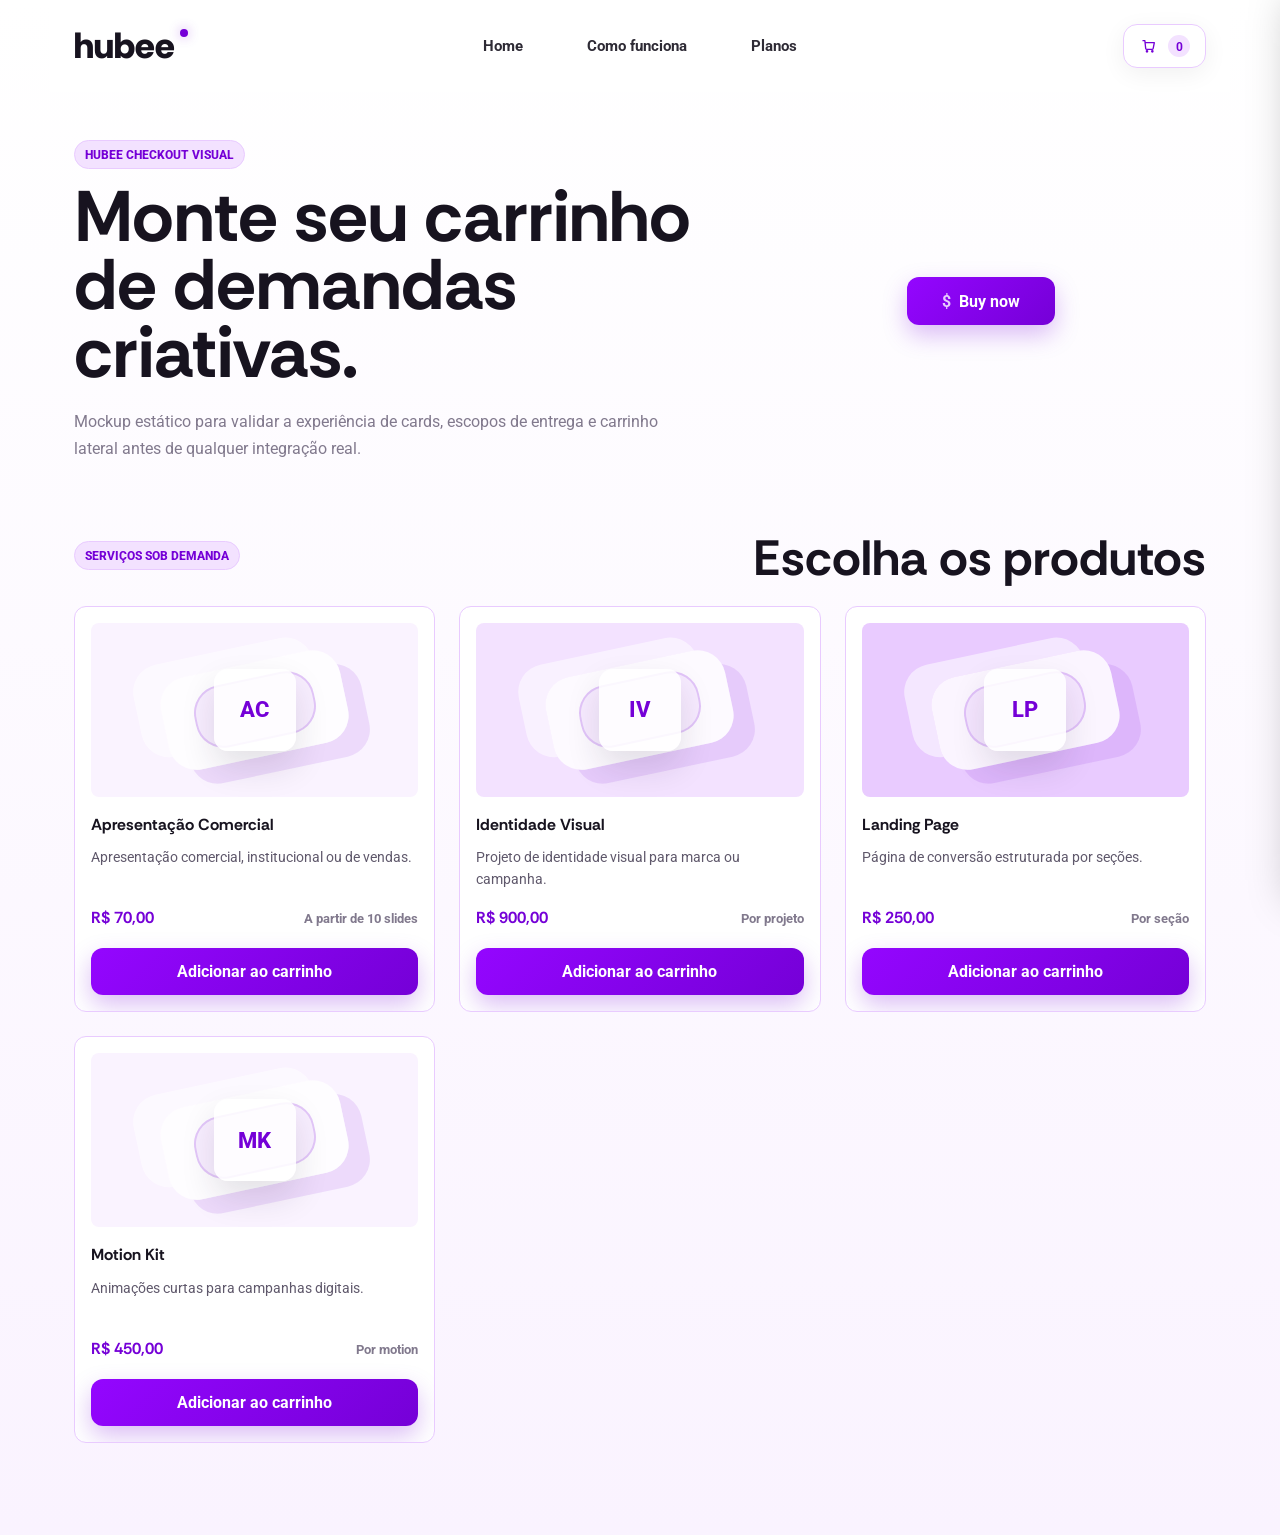
<file: index.html>
<!doctype html>
<html lang="pt-BR">
  <head>
    <meta charset="UTF-8" />
    <meta name="viewport" content="width=device-width, initial-scale=1.0" />
    <title>Hubee | Carrinho lateral MVP</title>
    <link rel="preconnect" href="https://fonts.googleapis.com" />
    <link rel="preconnect" href="https://fonts.gstatic.com" crossorigin />
    <link
      href="https://fonts.googleapis.com/css2?family=Rethink+Sans:wght@600;700;800&family=Roboto:wght@400;500;700&display=swap"
      rel="stylesheet"
    />
    <link rel="stylesheet" href="style.css" />
  </head>
  <body>
    <div class="page-shell" id="pageShell">
      <header class="site-header">
        <a class="brand" href="#" aria-label="Hubee">
          <span>hubee</span>
          <i></i>
        </a>

        <nav class="nav-links" aria-label="Navegação principal">
          <a href="#produtos">Home</a>
          <a href="#produtos">Como funciona</a>
          <a href="#produtos">Planos</a>
        </nav>

        <button class="cart-pill" id="openCartButton" type="button" aria-label="Abrir carrinho">
          <span class="cart-pill__icon" aria-hidden="true">
            <svg viewBox="0 0 24 24" focusable="false">
              <path d="M7 7h13l-1.7 8.5a2 2 0 0 1-2 1.5H9a2 2 0 0 1-2-1.6L5.8 4H3" />
              <circle cx="9" cy="20" r="1" />
              <circle cx="17" cy="20" r="1" />
            </svg>
          </span>
          <span id="cartButtonCount">0</span>
        </button>
      </header>

      <main>
        <section class="hero-section" aria-labelledby="heroTitle">
          <div class="hero-copy">
            <p class="eyebrow">Hubee checkout visual</p>
            <h1 id="heroTitle">Monte seu carrinho de demandas criativas.</h1>
            <p>
              Mockup estático para validar a experiência de cards, escopos de entrega
              e carrinho lateral antes de qualquer integração real.
            </p>
          </div>

          <div class="hero-actions" aria-label="Ações principais">
            <a class="primary-cta" href="#produtos">
              <span aria-hidden="true">$</span>
              Buy now
            </a>
          </div>
        </section>

        <section class="products-section" id="produtos" aria-labelledby="productsTitle">
          <div class="section-heading">
            <p class="eyebrow">Serviços sob demanda</p>
            <h2 id="productsTitle">Escolha os produtos</h2>
          </div>

          <div class="products-grid" id="productsGrid"></div>
        </section>
      </main>
    </div>

    <div class="page-overlay" id="pageOverlay" hidden></div>

    <aside class="cart-drawer" id="cartDrawer" aria-label="Carrinho de compras" aria-hidden="true">
      <div class="drawer-header">
        <div>
          <h2>Seu carrinho</h2>
          <p id="drawerItemCount">0 produtos no carrinho</p>
        </div>
        <button class="icon-button close-button" id="closeCartButton" type="button" aria-label="Fechar carrinho">
          <svg viewBox="0 0 24 24" focusable="false" aria-hidden="true">
            <path d="m6 6 12 12M18 6 6 18" />
          </svg>
        </button>
      </div>

      <div class="drawer-content" id="cartContent"></div>
    </aside>

    <div class="toast" id="toast" role="status" aria-live="polite"></div>

    <script src="script.js"></script>
  </body>
</html>
</file>
<file: style.css>
:root {
  color-scheme: light;
  --hubee-purple-50: #FAF3FF;
  --hubee-purple-100: #F3E2FF;
  --hubee-purple-200: #E9CBFF;
  --hubee-purple-300: #D8A2FF;
  --hubee-purple-400: #BF67FF;
  --hubee-purple-500: #A82DFF;
  --hubee-purple-600: #9406FF;
  --hubee-purple-700: #8000F8;
  --hubee-purple-800: #7500D7;
  --hubee-purple-900: #5A02A1;
  --hubee-purple-950: #3E007B;
  --hubee-primary: var(--hubee-purple-800);
  --hubee-primary-hover: var(--hubee-purple-900);
  --hubee-primary-soft: var(--hubee-purple-50);
  --hubee-primary-soft-2: var(--hubee-purple-100);
  --hubee-primary-border: var(--hubee-purple-200);
  --hubee-primary-accent: var(--hubee-purple-600);
  --hubee-primary-accent-2: var(--hubee-purple-700);
  --hubee-title-font: "Rethink Sans", sans-serif;
  --hubee-body-font: "Roboto", sans-serif;
  --bg: #faf3ff;
  --surface: #ffffff;
  --surface-soft: var(--hubee-primary-soft);
  --text: #17131f;
  --muted: #81798d;
  --muted-strong: #5f586b;
  --line: var(--hubee-primary-border);
  --purple: var(--hubee-primary);
  --purple-dark: var(--hubee-primary-hover);
  --danger: #e23;
  --shadow: -12px 0 40px rgba(0, 0, 0, 0.25);
  --button-shadow: 0 10px 24px rgba(117, 0, 215, 0.26);
  --radius: 12px;
  --radius-sm: 8px;
  --font: var(--hubee-body-font);
}

* {
  box-sizing: border-box;
}

html {
  scroll-behavior: smooth;
}

body {
  min-width: 320px;
  margin: 0;
  background: linear-gradient(180deg, #ffffff 0%, var(--hubee-primary-soft) 100%);
  color: var(--text);
  font-family: var(--font);
}

button,
input {
  font: inherit;
}

button,
a {
  -webkit-tap-highlight-color: transparent;
}

a {
  color: inherit;
  text-decoration: none;
}

h1,
h2,
h3 {
  font-family: var(--hubee-title-font);
}

a:focus-visible,
button:focus-visible {
  outline: 3px solid rgba(148, 6, 255, 0.34);
  outline-offset: 3px;
}

.page-shell {
  min-height: 100vh;
  transition: filter 180ms ease, transform 180ms ease;
}

.page-shell.is-muted {
  filter: blur(3px);
}

.site-header {
  position: sticky;
  top: 0;
  z-index: 10;
  display: grid;
  grid-template-columns: 1fr auto 1fr;
  align-items: center;
  gap: 24px;
  max-width: 1180px;
  margin: 0 auto;
  padding: 24px;
  background: rgba(255, 255, 255, 0.88);
  backdrop-filter: blur(12px);
}

.brand {
  display: inline-flex;
  align-items: flex-start;
  justify-self: start;
  color: var(--text);
  font-family: var(--hubee-title-font);
  font-size: clamp(1.9rem, 4vw, 2.28rem);
  font-weight: 800;
  letter-spacing: 0;
  line-height: 1;
}

.brand span {
  display: inline-block;
}

.brand i {
  width: 8px;
  height: 8px;
  margin: 1px 0 0 5px;
  border-radius: 999px;
  background: var(--purple);
  box-shadow: 0 0 12px rgba(117, 0, 215, 0.42);
}

.nav-links {
  display: flex;
  justify-content: center;
  gap: clamp(24px, 5vw, 64px);
  color: var(--text);
  font-size: 0.94rem;
  font-weight: 700;
}

.nav-links a {
  opacity: 0.9;
  transition: color 0.15s ease, opacity 0.15s ease;
}

.nav-links a:hover,
.nav-links a:focus-visible {
  color: var(--hubee-primary);
  opacity: 1;
}

.cart-pill {
  justify-self: end;
  display: inline-flex;
  align-items: center;
  gap: 9px;
  min-height: 44px;
  padding: 0 15px;
  border: 1px solid var(--line);
  border-radius: 14px;
  background: var(--surface);
  color: var(--purple);
  cursor: pointer;
  font-weight: 700;
  box-shadow: 0 6px 24px rgba(0, 0, 0, 0.06);
  transition: border-color 0.15s ease, background 0.15s ease, color 0.15s ease;
}

.cart-pill:hover {
  border-color: var(--hubee-primary-border);
  background: var(--hubee-primary-soft);
  color: var(--hubee-primary-hover);
}

.cart-pill__icon {
  display: grid;
  width: 20px;
  height: 20px;
  place-items: center;
}

#cartButtonCount {
  display: inline-grid;
  min-width: 22px;
  height: 22px;
  place-items: center;
  border-radius: 999px;
  background: var(--hubee-primary-soft-2);
  color: var(--hubee-primary);
  font-family: var(--hubee-body-font);
  font-size: 0.78rem;
  font-weight: 700;
}

svg {
  display: block;
  width: 1em;
  height: 1em;
  fill: none;
  stroke: currentColor;
  stroke-linecap: round;
  stroke-linejoin: round;
  stroke-width: 2;
}

.hero-section {
  display: grid;
  grid-template-columns: minmax(0, 650px) minmax(180px, 1fr);
  align-items: center;
  gap: 32px;
  max-width: 1180px;
  min-height: 330px;
  margin: 0 auto;
  padding: 48px 24px 72px;
}

.hero-copy {
  max-width: 680px;
}

.eyebrow {
  display: inline-flex;
  align-items: center;
  margin: 0 0 14px;
  padding: 6px 10px;
  border: 1px solid var(--hubee-primary-border);
  border-radius: 999px;
  background: var(--hubee-primary-soft-2);
  color: var(--purple);
  font-family: var(--hubee-body-font);
  font-size: 0.78rem;
  font-weight: 800;
  letter-spacing: 0;
  text-transform: uppercase;
}

.hero-copy h1 {
  max-width: 760px;
  margin: 0;
  color: var(--text);
  font-family: var(--hubee-title-font);
  font-size: clamp(2.35rem, 5.6vw, 4.8rem);
  font-weight: 700;
  letter-spacing: 0;
  line-height: 0.95;
}

.hero-copy p:last-child {
  max-width: 590px;
  margin: 22px 0 0;
  color: var(--muted);
  font-family: var(--hubee-body-font);
  font-size: 1rem;
  line-height: 1.65;
}

.hero-actions {
  display: flex;
  justify-content: center;
}

.primary-cta,
.add-button,
.checkout-button {
  display: inline-flex;
  align-items: center;
  justify-content: center;
  gap: 8px;
  border: 0;
  border-radius: var(--radius);
  background: linear-gradient(135deg, var(--hubee-primary-accent) 0%, var(--hubee-primary) 100%);
  color: #ffffff;
  cursor: pointer;
  font-weight: 700;
  letter-spacing: 0;
  text-transform: none;
  box-shadow: var(--button-shadow);
  transition: background 0.15s ease, opacity 0.15s ease, transform 0.15s ease, box-shadow 0.15s ease;
}

.primary-cta:hover,
.add-button:hover,
.checkout-button:hover {
  background: linear-gradient(135deg, var(--hubee-primary-accent-2) 0%, var(--hubee-primary-hover) 100%);
  box-shadow: 0 12px 26px rgba(90, 2, 161, 0.28);
}

.primary-cta {
  min-width: 148px;
  min-height: 48px;
  padding: 0 18px;
  font-size: 1rem;
}

.primary-cta span {
  opacity: 0.8;
}

.products-section {
  max-width: 1180px;
  margin: 0 auto;
  padding: 0 24px 92px;
}

.section-heading {
  display: flex;
  align-items: end;
  justify-content: space-between;
  gap: 24px;
  margin-bottom: 22px;
}

.section-heading h2 {
  margin: 0;
  font-family: var(--hubee-title-font);
  font-size: clamp(1.9rem, 4vw, 3.1rem);
  letter-spacing: 0;
  line-height: 1;
}

.products-grid {
  display: grid;
  grid-template-columns: repeat(3, minmax(0, 1fr));
  gap: 24px;
}

.product-card {
  position: relative;
  overflow: hidden;
  min-height: 400px;
  padding: 16px;
  border: 1px solid var(--hubee-primary-border);
  border-radius: var(--radius);
  background: #ffffff;
  box-shadow: none;
  transition: box-shadow 0.2s ease, transform 0.2s ease;
}

.product-card:hover {
  box-shadow: 0 10px 28px rgba(117, 0, 215, 0.09);
  transform: translateY(-1px);
}

.product-thumb {
  position: relative;
  display: grid;
  height: 174px;
  place-items: center;
  overflow: hidden;
  border-radius: var(--radius-sm);
  background: var(--surface-soft);
}

.product-thumb::before,
.product-thumb::after {
  position: absolute;
  content: "";
  border-radius: 28px;
  transform: rotate(-12deg);
}

.product-thumb::before {
  width: 56%;
  height: 54%;
  background: rgba(255, 255, 255, 0.82);
  box-shadow: 18px 18px 0 rgba(117, 0, 215, 0.1), -24px -18px 0 rgba(255, 255, 255, 0.54);
}

.product-thumb::after {
  width: 36%;
  height: 34%;
  border: 2px solid rgba(117, 0, 215, 0.16);
  background: rgba(148, 6, 255, 0.06);
}

.product-thumb span {
  position: relative;
  z-index: 1;
  display: grid;
  width: 82px;
  height: 82px;
  place-items: center;
  border-radius: 14px;
  background: rgba(255, 255, 255, 0.86);
  color: var(--purple);
  font-size: 1.35rem;
  font-weight: 800;
  box-shadow: 0 16px 34px rgba(30, 27, 46, 0.12);
}

.product-card:nth-child(2) .product-thumb {
  background: var(--hubee-primary-soft-2);
}

.product-card:nth-child(3) .product-thumb {
  background: var(--hubee-primary-border);
}

.product-card:nth-child(4) .product-thumb {
  background: var(--hubee-primary-soft);
}

.product-body {
  display: grid;
  gap: 12px;
  padding: 18px 0 0;
}

.product-title {
  margin: 0;
  font-family: var(--hubee-title-font);
  font-size: 1rem;
  font-weight: 700;
  letter-spacing: 0;
  line-height: 1.3;
}

.product-description {
  min-height: 48px;
  margin: 0;
  color: var(--muted-strong);
  font-size: 0.88rem;
  line-height: 1.55;
}

.product-meta {
  display: flex;
  align-items: baseline;
  justify-content: space-between;
  gap: 12px;
}

.product-price {
  color: var(--purple);
  font-family: var(--hubee-title-font);
  font-size: 1rem;
  font-weight: 700;
}

.product-unit {
  color: var(--muted);
  font-size: 0.8rem;
  font-weight: 700;
}

.add-button {
  width: 100%;
  min-height: 47px;
  margin-top: 8px;
  padding: 13px 18px;
  font-size: 1rem;
}

.page-overlay {
  position: fixed;
  inset: 0;
  z-index: 80;
  background: rgba(20, 16, 40, 0.55);
  backdrop-filter: blur(2px);
  opacity: 0;
  transition: opacity 180ms ease;
}

.page-overlay.is-visible {
  opacity: 1;
}

.cart-drawer {
  position: fixed;
  top: 0;
  right: 0;
  z-index: 90;
  display: grid;
  grid-template-rows: auto 1fr;
  width: min(460px, 100vw);
  height: 100dvh;
  padding: 28px 28px 32px;
  background: var(--surface);
  box-shadow: var(--shadow);
  transform: translateX(105%);
  transition: transform 280ms cubic-bezier(0.22, 0.61, 0.36, 1);
}

.cart-drawer.is-open {
  transform: translateX(0);
}

.drawer-header {
  display: flex;
  align-items: start;
  justify-content: space-between;
  gap: 24px;
  margin-bottom: 22px;
}

.drawer-header h2 {
  margin: 0;
  color: var(--text);
  font-family: var(--hubee-title-font);
  font-size: 1.6rem;
  font-weight: 700;
  letter-spacing: 0;
  line-height: 1.1;
}

.drawer-header p {
  margin: 4px 0 0;
  color: var(--muted);
  font-size: 0.95rem;
}

.icon-button {
  display: grid;
  width: 32px;
  height: 32px;
  place-items: center;
  border: 0;
  border-radius: 0;
  background: transparent;
  color: var(--purple);
  cursor: pointer;
}

.icon-button:hover {
  color: var(--hubee-primary-hover);
}

.close-button svg {
  width: 24px;
  height: 24px;
  stroke-width: 2.25;
}

.drawer-content {
  min-height: 0;
  overflow-x: hidden;
  overflow-y: auto;
  padding-right: 2px;
}

.cart-list {
  display: grid;
  gap: 0;
  margin: 0;
  overflow-x: clip;
  padding: 0 0 22px;
  list-style: none;
}

.cart-item {
  display: grid;
  grid-template-columns: 72px minmax(0, 1fr) auto;
  gap: 14px;
  min-width: 0;
  overflow-x: clip;
  padding: 16px 0;
  border-bottom: 1px solid var(--line);
}

.cart-thumb {
  display: grid;
  width: 72px;
  height: 72px;
  place-items: center;
  overflow: hidden;
  border-radius: 14px;
  background: var(--surface-soft);
  color: var(--purple);
  font-weight: 800;
}

.cart-thumb span {
  display: grid;
  width: 42px;
  height: 42px;
  place-items: center;
  border-radius: 12px;
  background: rgba(255, 255, 255, 0.82);
  box-shadow: 0 8px 20px rgba(44, 28, 77, 0.12);
}

.cart-item-main {
  display: grid;
  gap: 6px;
  min-width: 0;
}

.cart-item-top {
  display: flex;
  align-items: start;
  justify-content: space-between;
  gap: 12px;
}

.cart-item-title {
  margin: 0;
  color: var(--text);
  font-family: var(--hubee-title-font);
  font-size: 1rem;
  font-weight: 700;
  line-height: 1.25;
}

.cart-item-unit {
  margin: 6px 0 0;
  color: var(--muted);
  font-size: 0.85rem;
}

.cart-item-description {
  margin: 4px 0 0;
  color: var(--muted-strong);
  font-size: 0.86rem;
  line-height: 1.35;
}

.remove-button {
  color: var(--muted-strong);
  padding: 2px;
}

.remove-button:hover,
.remove-button:focus-visible {
  color: var(--hubee-primary-hover);
}

.cart-item-controls {
  grid-column: 2 / 4;
  display: grid;
  grid-template-columns: minmax(0, 1fr) auto;
  align-items: center;
  gap: 12px;
  min-width: 0;
  margin-top: 0;
}

.cart-controls-stack {
  display: grid;
  gap: 8px;
  min-width: 0;
}

.scope-control {
  display: grid;
  gap: 6px;
  min-width: 0;
}

.scope-label {
  color: var(--text);
  font-family: var(--hubee-title-font);
  font-size: 0.82rem;
  font-weight: 800;
}

.quantity-stepper {
  display: inline-grid;
  grid-template-columns: 24px minmax(24px, auto) 24px;
  align-items: center;
  gap: 14px;
  height: auto;
  overflow: hidden;
  justify-self: start;
  border: 1px solid var(--line);
  border-radius: 10px;
  padding: 6px 12px;
  background: #ffffff;
}

.quantity-stepper button {
  width: 24px;
  height: 24px;
  border: 0;
  background: transparent;
  color: var(--muted-strong);
  cursor: pointer;
  font-size: 18px;
  font-weight: 600;
  line-height: 1;
}

.quantity-stepper button:hover {
  color: var(--purple);
}

.quantity-stepper button:disabled {
  cursor: not-allowed;
  opacity: 0.42;
}

.quantity-stepper span {
  min-width: 24px;
  text-align: center;
  color: var(--text);
  font-weight: 600;
}

.line-total-wrap {
  display: grid;
  gap: 3px;
  justify-items: end;
  min-width: max-content;
}

.line-total-wrap span {
  color: var(--muted);
  font-size: 0.76rem;
  font-weight: 700;
}

.line-total {
  justify-self: end;
  color: var(--hubee-primary);
  font-family: var(--hubee-title-font);
  font-weight: 700;
  white-space: nowrap;
}

.cart-divider {
  height: 1px;
  margin: 0;
  background: transparent;
}

.cart-summary {
  padding: 18px 20px;
  border-radius: 14px;
  background: var(--hubee-primary-soft);
  border: 1px solid var(--hubee-primary-border);
}

.summary-row {
  display: flex;
  justify-content: space-between;
  gap: 16px;
  color: var(--muted-strong);
}

.summary-row + .summary-row {
  margin-top: 14px;
  padding-top: 16px;
  border-top: 1px solid var(--hubee-primary-border);
}

.summary-row strong {
  color: var(--text);
}

.summary-row.total {
  align-items: baseline;
  font-family: var(--hubee-title-font);
  font-weight: 800;
}

.summary-row.total span:last-child {
  color: var(--purple);
  font-size: 1.5rem;
  font-weight: 700;
}

.drawer-actions {
  display: grid;
  gap: 12px;
  margin-top: 8px;
}

.checkout-button {
  min-height: 52px;
  margin-top: 4px;
  padding: 16px 18px;
  border-radius: 14px;
  font-size: 1rem;
  letter-spacing: 0;
  text-transform: none;
}

.secondary-button {
  min-height: 48px;
  border: 1px solid var(--hubee-primary-border);
  border-radius: var(--radius);
  background: #ffffff;
  color: var(--purple);
  cursor: pointer;
  font-weight: 700;
  transition: background 0.15s ease, border-color 0.15s ease, color 0.15s ease;
}

.secondary-button:hover,
.secondary-button:focus-visible {
  border-color: var(--hubee-primary);
  background: var(--hubee-primary-soft);
  color: var(--hubee-primary-hover);
}

.stripe-note {
  margin: 4px 0 0;
  color: var(--muted);
  text-align: center;
  font-size: 0.88rem;
}

.stripe-note strong {
  color: var(--purple);
  font-family: var(--hubee-title-font);
  font-weight: 800;
  letter-spacing: -0.5px;
}

.empty-state {
  display: grid;
  min-height: 56vh;
  place-items: center;
  text-align: center;
}

.empty-state__inner {
  display: grid;
  gap: 16px;
  max-width: 320px;
}

.empty-state__icon {
  display: grid;
  width: 72px;
  height: 72px;
  place-items: center;
  justify-self: center;
  border-radius: 14px;
  background: var(--surface-soft);
  color: var(--purple);
}

.empty-state h3 {
  margin: 0;
  font-family: var(--hubee-title-font);
  font-size: 1.1rem;
}

.empty-state p {
  margin: 0;
  color: var(--muted);
  line-height: 1.5;
}

.toast {
  position: fixed;
  right: 24px;
  bottom: 24px;
  z-index: 120;
  max-width: min(360px, calc(100vw - 48px));
  padding: 14px 16px;
  border-radius: var(--radius);
  background: var(--text);
  color: #ffffff;
  font-size: 0.92rem;
  box-shadow: 0 18px 42px rgba(24, 18, 40, 0.28);
  opacity: 0;
  pointer-events: none;
  transform: translateY(12px);
  transition: opacity 180ms ease, transform 180ms ease;
}

.toast.is-visible {
  opacity: 1;
  transform: translateY(0);
}

body.cart-open {
  overflow: hidden;
}

@media (max-width: 900px) {
  .site-header {
    grid-template-columns: auto 1fr auto;
  }

  .nav-links {
    display: none;
  }

  .hero-section {
    grid-template-columns: 1fr;
    min-height: auto;
    padding-top: 48px;
  }

  .hero-actions {
    justify-content: flex-start;
  }

  .products-grid {
    grid-template-columns: repeat(2, minmax(0, 1fr));
  }
}

@media (max-width: 640px) {
  .site-header {
    padding: 18px 18px;
  }

  .hero-section,
  .products-section {
    padding-right: 18px;
    padding-left: 18px;
  }

  .hero-copy h1 {
    font-size: clamp(2.45rem, 13vw, 4rem);
  }

  .products-grid {
    grid-template-columns: 1fr;
  }

  .cart-drawer {
    width: 100vw;
    padding: 24px 18px;
  }

  .cart-item {
    grid-template-columns: 66px minmax(0, 1fr) 32px;
    gap: 12px;
  }

  .cart-thumb {
    width: 66px;
    height: 66px;
  }

  .cart-item-controls {
    grid-template-columns: 1fr;
    gap: 12px;
  }

  .line-total-wrap {
    grid-template-columns: auto auto;
    align-items: baseline;
    justify-content: space-between;
    justify-items: start;
    min-width: 0;
  }

  .summary-row.total span:last-child {
    font-size: 1.35rem;
  }
}
</file>
